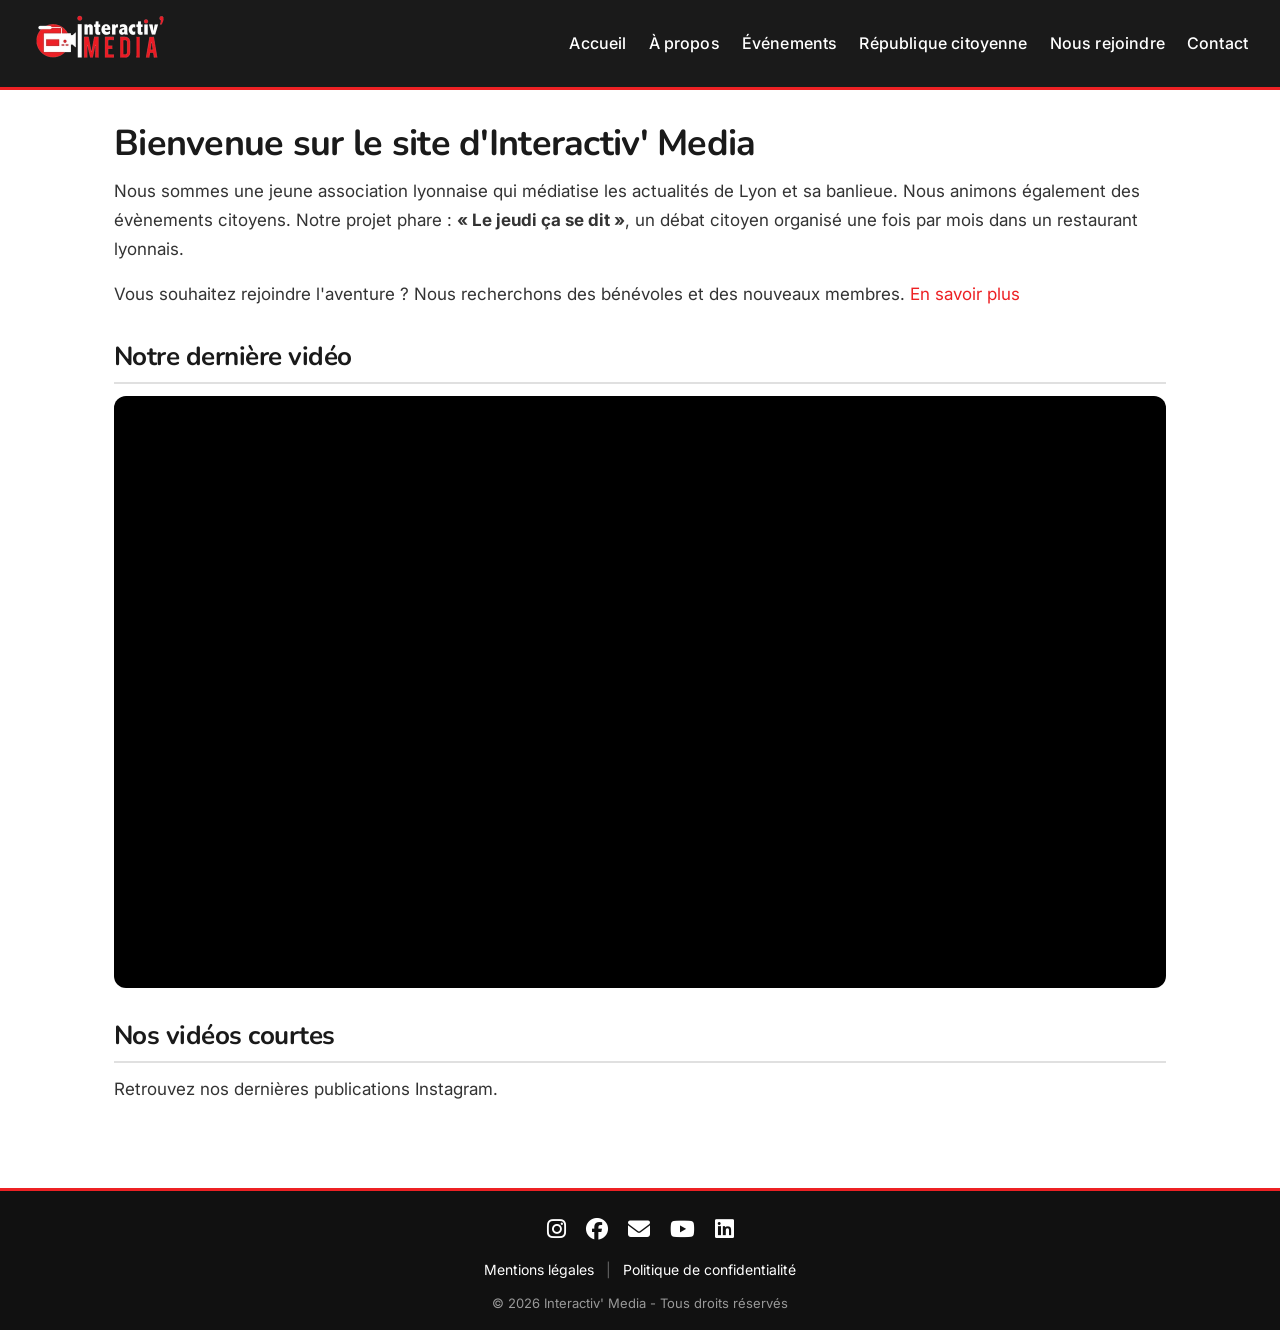
<file: index.html>
<!DOCTYPE html>
<html lang="fr">
	<head>
		<meta charset="UTF-8">
	<link rel="icon" type="image/png" href="images/logo2.webp">
		<meta name="viewport" content="width=device-width, initial-scale=1.0">
		<meta name="description" content="Interactiv' Media – Association citoyenne lyonnaise. Découvrez nos débats « Le jeudi ça se dit », nos événements, notre quiz interactif et comment nous rejoindre.">
		<title>Accueil - Interactiv' Media</title>
		<link rel="stylesheet" href="styles/style.css">
		<!-- Lien Font Awesome pour les logos des réseaux sociaux -->
		<link rel="stylesheet" href="https://cdnjs.cloudflare.com/ajax/libs/font-awesome/6.5.1/css/all.min.css" media="print" onload="this.media='all'"><noscript><link rel="stylesheet" href="https://cdnjs.cloudflare.com/ajax/libs/font-awesome/6.5.1/css/all.min.css"></noscript>
		<script src="scripts/health-check.js" defer></script>
		<script src="scripts/nav.js" defer></script>
		<script src="scripts/evenements.js" defer></script>
	</head>

	<body>
		<header>
		<a href="accueil.html"><img src="images/logo.webp" alt="Logo Interactiv' Media" style="height:50px; width:auto;"></a>
		<button class="menu-toggle" aria-label="Menu" aria-expanded="false" onclick="this.classList.toggle('open');this.setAttribute('aria-expanded',this.classList.contains('open'));document.querySelector('nav').classList.toggle('open')">
        <span></span><span></span><span></span>
    </button>
    <nav>
			<ul class="menu">
				<li><a href="accueil.html">Accueil</a></li>
				<li><a href="apropos.html">À propos</a></li>
				<li><a href="evenements.html">Événements</a></li>
				<li><a href="republique-citoyenne.html">République citoyenne</a></li>
				<li><a href="recrutement.html">Nous rejoindre</a></li>
				<li><a href="contact.html">Contact</a></li>
			</ul>
		</nav>
	</header>

		<main>
		<section>
			<h1>Bienvenue sur le site d'Interactiv' Media</h1>
				<p>Nous sommes une jeune association lyonnaise qui médiatise les actualités de Lyon et sa banlieue. Nous animons également des évènements citoyens. Notre projet phare : <strong>« Le jeudi ça se dit »</strong>, un débat citoyen organisé une fois par mois dans un restaurant lyonnais.</p>
				<p id="prochain-evenement"></p>
				<p>Vous souhaitez rejoindre l'aventure ? Nous recherchons des bénévoles et des nouveaux membres. <a href="recrutement.html">En savoir plus</a></p>
			</section>
		<section>
			<h2>Notre dernière vidéo</h2>
			<div class="video-wrapper">
			<iframe width="560" height="315" src="https://www.youtube.com/embed/YZy8icW-LYQ?si=NX67L9b6qxYhnsod" title="YouTube video player" frameborder="0" allow="accelerometer; autoplay; clipboard-write; encrypted-media; gyroscope; picture-in-picture; web-share" referrerpolicy="strict-origin-when-cross-origin" allowfullscreen></iframe>
			</div>
		</section>
		<section>
		<h2>Nos vidéos courtes</h2>
<p>Retrouvez nos dernières publications Instagram.</p>
<div style="display:flex; flex-wrap:wrap; gap:20px; justify-content:center; margin-top:20px;">
    <blockquote class="instagram-media" data-instgrm-permalink="https://www.instagram.com/reel/DMm3xz9NNxU/" data-instgrm-version="14" style="max-width:320px; min-width:280px; width:100%;"></blockquote>
    <blockquote class="instagram-media" data-instgrm-permalink="https://www.instagram.com/reel/DLSg3APN74I/" data-instgrm-version="14" style="max-width:320px; min-width:280px; width:100%;"></blockquote>
    <blockquote class="instagram-media" data-instgrm-permalink="https://www.instagram.com/reel/DKFcXnbNKWH/" data-instgrm-version="14" style="max-width:320px; min-width:280px; width:100%;"></blockquote>
</div>

<script async src="//www.instagram.com/embed.js"></script>
</section>
		</main>

		<footer>
		<div class="footer-content">
			<div class="footer-social">
				<a href="https://www.instagram.com/interactiv.media/" target="_blank" rel="noopener" aria-label="Instagram">
					<i class="fab fa-instagram"></i>
				</a>
				<a href="https://www.facebook.com/profile.php?id=100067852282850" target="_blank" rel="noopener" aria-label="Facebook">
					<i class="fab fa-facebook"></i>
				</a>
				<a href="mailto:interactivcontact@gmail.com" aria-label="Email">
					<i class="fas fa-envelope"></i>
				</a>
				<a href="https://www.youtube.com/@interactivmedia870" target="_blank" rel="noopener" aria-label="YouTube">
					<i class="fab fa-youtube"></i>
				</a>
				<a href="https://www.linkedin.com/in/interactiv-media-a91b14208/" target="_blank" rel="noopener" aria-label="LinkedIn">
					<i class="fab fa-linkedin"></i>
				</a>
			</div>
			<div class="footer-links">
				<a href="mentions-legales.html">Mentions légales</a>
				<span>|</span>
				<a href="politique-confidentialite.html">Politique de confidentialité</a>
			</div>
			<p>© 2026 Interactiv' Media - Tous droits réservés</p>
		</div>
	</footer>

</body>
</html>
</file>
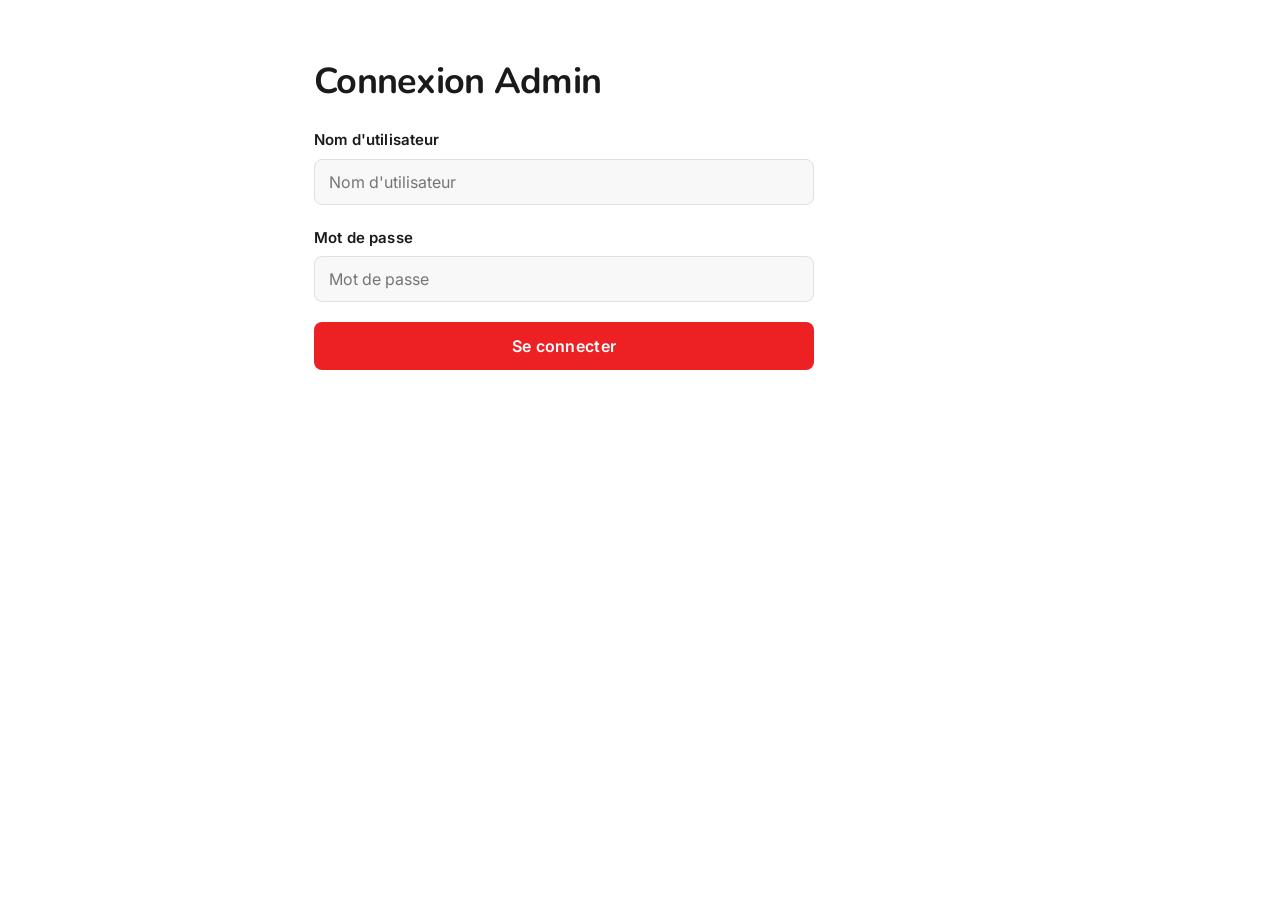
<file: admin_evenements.html>
<!DOCTYPE html>
<html lang="fr">
<head>
    <meta charset="UTF-8">
    <meta name="viewport" content="width=device-width, initial-scale=1.0">
    <title>Admin - Événements</title>
    <link rel="stylesheet" href="styles/style.css">
</head>
<body>
    <main style="max-width: 700px; margin: 60px auto; padding: 0 24px;">

        <div id="loginDiv">
            <h1>Connexion Admin</h1>
            <form>
                <div>
                    <label for="username">Nom d'utilisateur</label>
                    <input type="text" id="username" placeholder="Nom d'utilisateur" autocomplete="username">
                </div>
                <div>
                    <label for="password">Mot de passe</label>
                    <input type="password" id="password" placeholder="Mot de passe" autocomplete="current-password">
                </div>
                <button type="button" id="btnLogin" class="btn">Se connecter</button>
                <div id="errorMsg" class="error" role="alert"></div>
            </form>
        </div>

        <div id="adminDiv" class="hidden">
            <h1>Gestion des événements</h1>

            <div class="section-ajout">
                <h2>Ajouter un événement</h2>
                <div id="feedbackAjout" role="alert"></div>
                <form>
                    <div>
                        <label for="newType">Type</label>
                        <input type="text" id="newType" placeholder="ex : Débat, Projection, Atelier...">
                    </div>
                    <div>
                        <label for="newTitre">Titre *</label>
                        <input type="text" id="newTitre" placeholder="Titre de l'événement">
                    </div>
                    <div>
                        <label for="newDate">Date *</label>
                        <input type="date" id="newDate">
                    </div>
                    <div>
                        <label for="newLieu">Lieu</label>
                        <input type="text" id="newLieu" placeholder="ex : Restaurant Le Zinc, Lyon">
                    </div>
                    <div>
                        <label for="newDescription">Description *</label>
                        <textarea id="newDescription" placeholder="Description" rows="3"></textarea>
                    </div>
                    <button type="button" id="btnAjouter" class="btn-ajouter">Ajouter</button>
                </form>
            </div>

            <h2>Liste des événements</h2>
            <div id="feedbackListe" role="alert"></div>
            <div id="evenementsList"></div>

            <button type="button" id="btnDeconnexion" class="btn-deconnexion">Déconnexion</button>
        </div>

    </main>

    <script src="scripts/admin-evenements.js" defer></script>
</body>
</html>
</file>
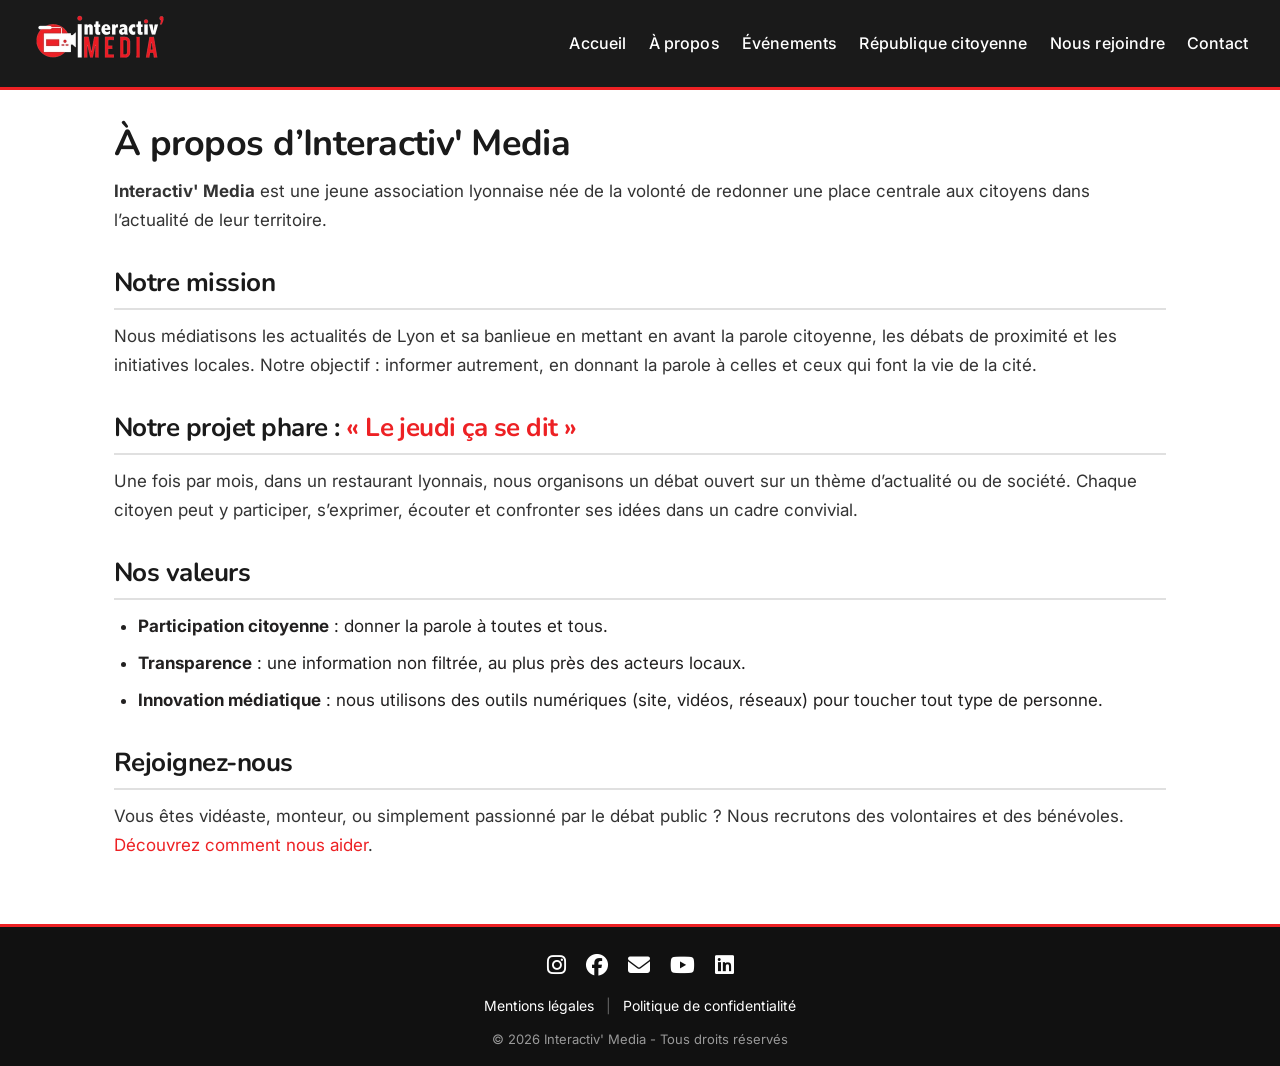
<file: apropos.html>
<!DOCTYPE html>
<html lang="fr">
	<head>
		<meta charset="UTF-8">
	<link rel="icon" type="image/png" href="images/logo2.webp">
		<meta name="viewport" content="width=device-width, initial-scale=1.0">
		<meta name="description" content="Découvrez l'association Interactiv' Media : mission, projet phare « Le jeudi ça se dit », valeurs citoyennes et recrutement de bénévoles.">
		<title>À propos - Interactiv' Media</title>
		<link rel="stylesheet" href="styles/style.css">
		<script src="scripts/nav.js" defer></script>
		<script src="scripts/health-check.js" defer></script>
		<!-- Lien Font Awesome pour les logos des réseaux sociaux -->
		<link rel="stylesheet" href="https://cdnjs.cloudflare.com/ajax/libs/font-awesome/6.5.1/css/all.min.css" media="print" onload="this.media='all'"><noscript><link rel="stylesheet" href="https://cdnjs.cloudflare.com/ajax/libs/font-awesome/6.5.1/css/all.min.css"></noscript>
	</head>

	<body>
		<header>
		<a href="accueil.html"><img src="images/logo.webp" alt="Logo Interactiv' Media" style="height:50px; width:auto;"></a>
		<button class="menu-toggle" aria-label="Menu" aria-expanded="false">
        <span></span><span></span><span></span>
    </button>
    <nav>
			<ul class="menu">
				<li><a href="accueil.html">Accueil</a></li>
				<li><a href="apropos.html">À propos</a></li>
				<li><a href="evenements.html">Événements</a></li>
				<li><a href="republique-citoyenne.html">République citoyenne</a></li>
				<li><a href="recrutement.html">Nous rejoindre</a></li>
				<li><a href="contact.html">Contact</a></li>
			</ul>
		</nav>
	</header>

		<main>
			<section>
				<h1>À propos d’Interactiv' Media</h1>
				<p><strong>Interactiv' Media</strong> est une jeune association lyonnaise née de la volonté de redonner une place centrale aux citoyens dans l’actualité de leur territoire.</p>
				
				<h2>Notre mission</h2>
				<p>Nous médiatisons les actualités de Lyon et sa banlieue en mettant en avant la parole citoyenne, les débats de proximité et les initiatives locales. Notre objectif : informer autrement, en donnant la parole à celles et ceux qui font la vie de la cité.</p>
				
				<h2>Notre projet phare : <a href="evenements.html">« Le jeudi ça se dit »</a></h2>
				<p>Une fois par mois, dans un restaurant lyonnais, nous organisons un débat ouvert sur un thème d’actualité ou de société. Chaque citoyen peut y participer, s’exprimer, écouter et confronter ses idées dans un cadre convivial.</p>
				
				<h2>Nos valeurs</h2>
				<ul>
					<li><strong>Participation citoyenne</strong> : donner la parole à toutes et tous.</li>
					<li><strong>Transparence</strong> : une information non filtrée, au plus près des acteurs locaux.</li>
					<li><strong>Innovation médiatique</strong> : nous utilisons des outils numériques (site, vidéos, réseaux) pour toucher tout type de personne.</li>
				</ul>
				
				<h2>Rejoignez-nous</h2>
				<p>Vous êtes vidéaste, monteur, ou simplement passionné par le débat public ? Nous recrutons des volontaires et des bénévoles. <a href="recrutement.html">Découvrez comment nous aider</a>.</p>
			</section>
		</main>

		<footer>
		<div class="footer-content">
			<div class="footer-social">
				<a href="https://www.instagram.com/interactiv.media/" target="_blank" rel="noopener" aria-label="Instagram">
					<i class="fab fa-instagram"></i>
				</a>
				<a href="https://www.facebook.com/profile.php?id=100067852282850" target="_blank" rel="noopener" aria-label="Facebook">
					<i class="fab fa-facebook"></i>
				</a>
				<a href="mailto:interactivcontact@gmail.com" aria-label="Email">
					<i class="fas fa-envelope"></i>
				</a>
				<a href="https://www.youtube.com/@interactivmedia870" target="_blank" rel="noopener" aria-label="YouTube">
					<i class="fab fa-youtube"></i>
				</a>
				<a href="https://www.linkedin.com/in/interactiv-media-a91b14208/" target="_blank" rel="noopener" aria-label="LinkedIn">
					<i class="fab fa-linkedin"></i>
				</a>
			</div>
			<div class="footer-links">
				<a href="mentions-legales.html">Mentions légales</a>
				<span>|</span>
				<a href="politique-confidentialite.html">Politique de confidentialité</a>
			</div>
			<p>© 2026 Interactiv' Media - Tous droits réservés</p>
		</div>
	</footer>
</body>
</html>
</file>
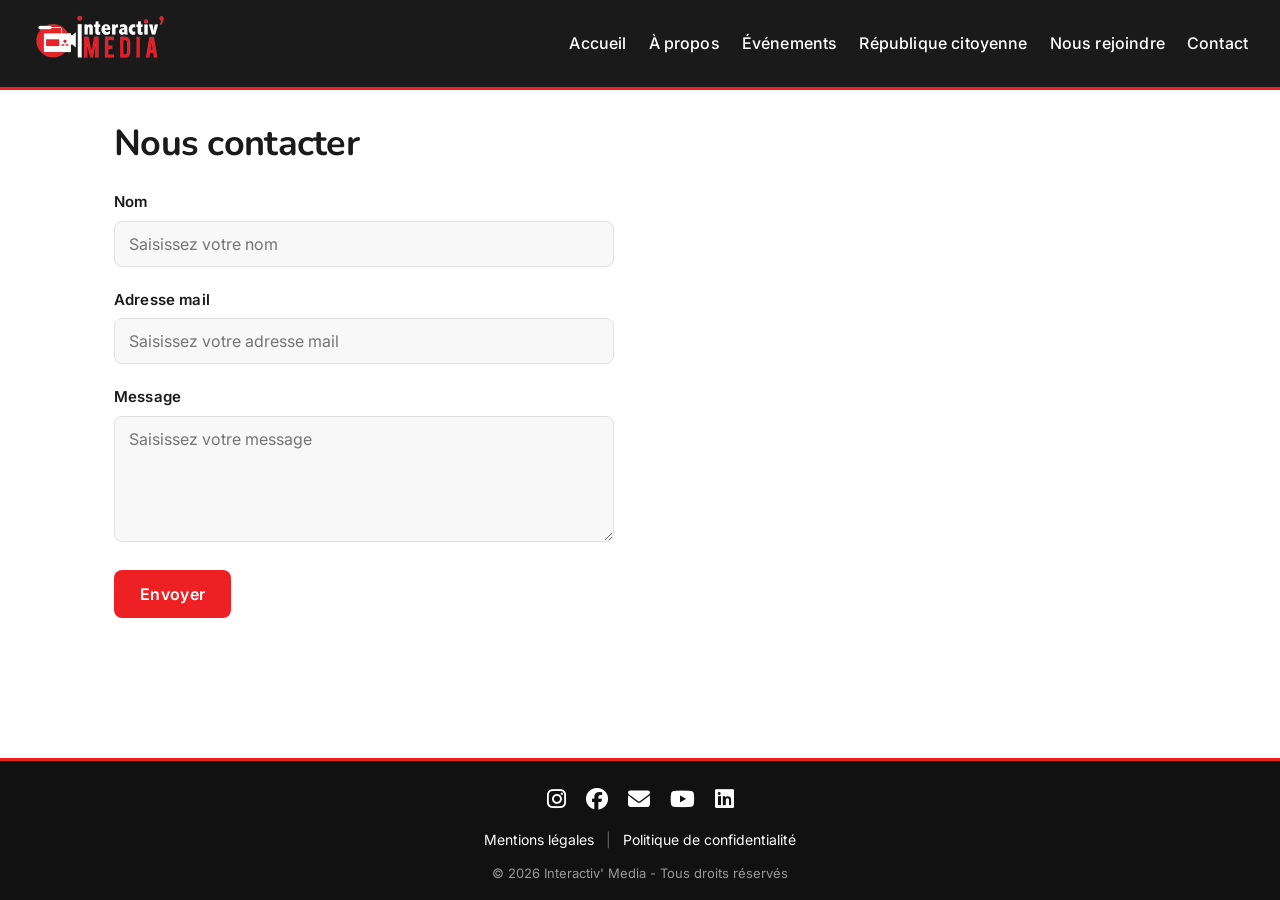
<file: contact.html>
<!DOCTYPE html>
<html lang="fr">
	<head>
		<meta charset="UTF-8">
	<link rel="icon" type="image/png" href="images/logo2.webp">
		<meta name="viewport" content="width=device-width, initial-scale=1.0">
		<meta name="description" content="Contactez l'association Interactiv' Media par formulaire, retrouvez nos réseaux sociaux et notre adresse.">
		<title>Contact - Interactiv' Media</title>
		<link rel="stylesheet" href="styles/style.css">
		<script src="scripts/health-check.js" defer></script>
		<!-- Lien Font Awesome pour les logos des réseaux sociaux -->
		<link rel="stylesheet" href="https://cdnjs.cloudflare.com/ajax/libs/font-awesome/6.5.1/css/all.min.css" media="print" onload="this.media='all'"><noscript><link rel="stylesheet" href="https://cdnjs.cloudflare.com/ajax/libs/font-awesome/6.5.1/css/all.min.css"></noscript>
<script src="scripts/nav.js" defer></script>
	</head>

	<body>
		<header>
		<a href="accueil.html"><img src="images/logo.webp" alt="Logo Interactiv' Media" style="height:50px; width:auto;"></a>
		<button class="menu-toggle" aria-label="Menu" aria-expanded="false">
        <span></span><span></span><span></span>
    </button>
    <nav>
			<ul class="menu">
				<li><a href="accueil.html">Accueil</a></li>
				<li><a href="apropos.html">À propos</a></li>
				<li><a href="evenements.html">Événements</a></li>
				<li><a href="republique-citoyenne.html">République citoyenne</a></li>
				<li><a href="recrutement.html">Nous rejoindre</a></li>
				<li><a href="contact.html">Contact</a></li>
			</ul>
		</nav>
	</header>

		<main>
			<section>
				<h1>Nous contacter</h1>
				
				<form action="https://formspree.io/f/xbdbbdqg" method="POST">
					<div>
						<label for="nom">Nom</label>
						<input type="text" id="nom" name="nom" placeholder="Saisissez votre nom" required>
					</div>
					<div>
						<label for="email">Adresse mail</label>
						<input type="email" id="email" name="email" placeholder="Saisissez votre adresse mail" required>
					</div>
					<div>
						<label for="message">Message</label>
						<textarea id="message" name="message" rows="5" placeholder="Saisissez votre message" required></textarea>
					</div>
					<button type="submit" class="btn">Envoyer</button>
				</form>
			</section>
		</main>
<footer>
		<div class="footer-content">
			<div class="footer-social">
				<a href="https://www.instagram.com/interactiv.media/" target="_blank" rel="noopener" aria-label="Instagram">
					<i class="fab fa-instagram"></i>
				</a>
				<a href="https://www.facebook.com/profile.php?id=100067852282850" target="_blank" rel="noopener" aria-label="Facebook">
					<i class="fab fa-facebook"></i>
				</a>
				<a href="mailto:interactivcontact@gmail.com" aria-label="Email">
					<i class="fas fa-envelope"></i>
				</a>
				<a href="https://www.youtube.com/@interactivmedia870" target="_blank" rel="noopener" aria-label="YouTube">
					<i class="fab fa-youtube"></i>
				</a>
				<a href="https://www.linkedin.com/in/interactiv-media-a91b14208/" target="_blank" rel="noopener" aria-label="LinkedIn">
					<i class="fab fa-linkedin"></i>
				</a>
			</div>
			<div class="footer-links">
				<a href="mentions-legales.html">Mentions légales</a>
				<span>|</span>
				<a href="politique-confidentialite.html">Politique de confidentialité</a>
			</div>
			<p>© 2026 Interactiv' Media - Tous droits réservés</p>
		</div>
	</footer>
	</body>
</html>
</file>
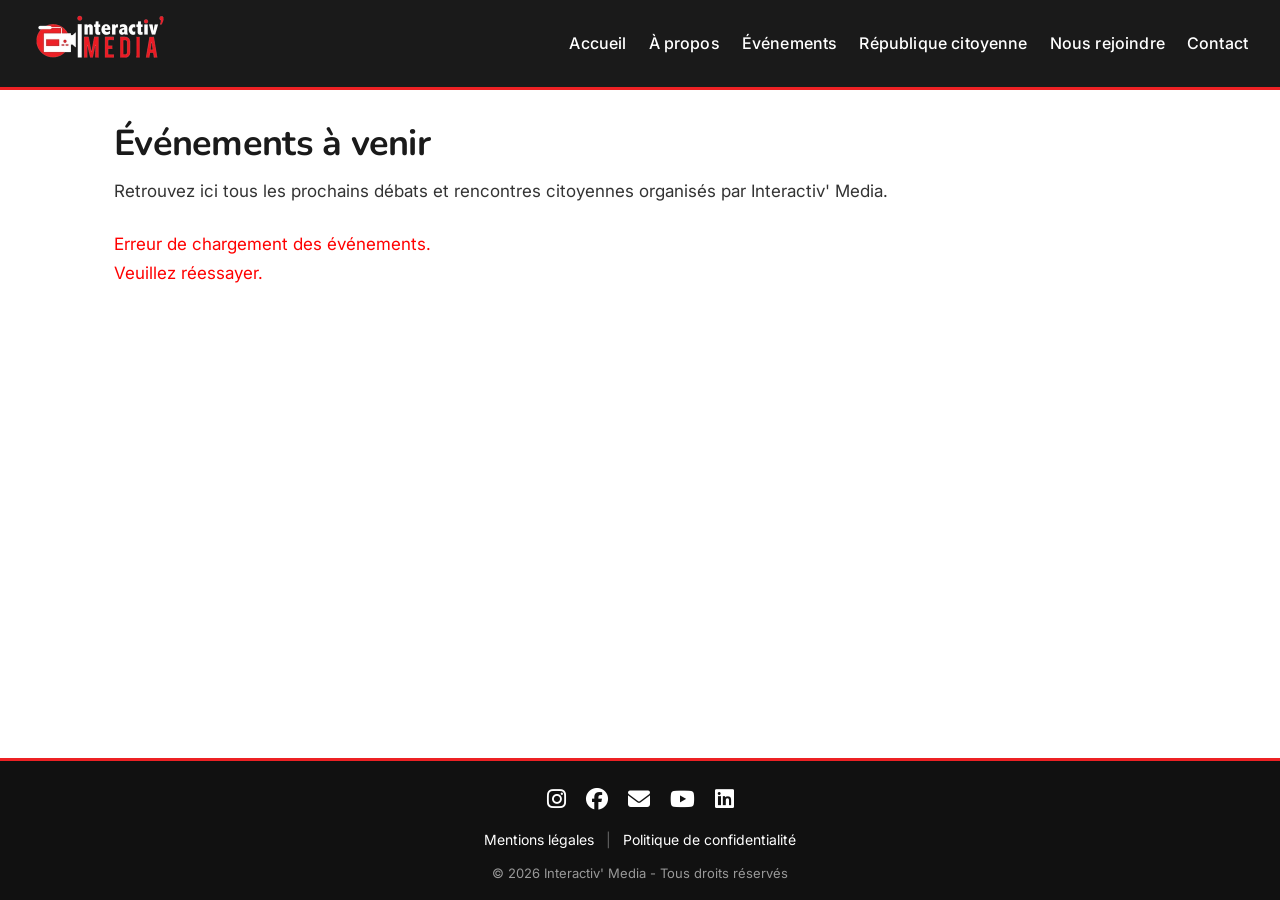
<file: evenements.html>
<!DOCTYPE html>
<html lang="fr">
<head>
    <meta charset="UTF-8">
	<link rel="icon" type="image/png" href="images/logo2.webp">
    <meta name="viewport" content="width=device-width, initial-scale=1.0">
    <meta name="description" content="Retrouvez tous les événements à venir d'Interactiv' Media : débats citoyens, dates, lieux et thèmes. Participez aux rencontres.">
    <title>Événements - Interactiv' Media</title>
    <link rel="stylesheet" href="styles/style.css">

    <!-- Réveille le service Render dès le chargement de la page -->
		<script src="scripts/health-check.js" defer></script>
<script src="scripts/nav.js" defer></script>
<script src="scripts/evenements.js" defer></script>
	<!-- Lien Font Awesome pour les logos des réseaux sociaux -->
		<link rel="stylesheet" href="https://cdnjs.cloudflare.com/ajax/libs/font-awesome/6.5.1/css/all.min.css" media="print" onload="this.media='all'"><noscript><link rel="stylesheet" href="https://cdnjs.cloudflare.com/ajax/libs/font-awesome/6.5.1/css/all.min.css"></noscript>

	</head>
<body>
    <header>
		<a href="accueil.html"><img src="images/logo.webp" alt="Logo Interactiv' Media" style="height:50px; width:auto;"></a>
		<button class="menu-toggle" aria-label="Menu" aria-expanded="false">
        <span></span><span></span><span></span>
    </button>
    <nav>
			<ul class="menu">
				<li><a href="accueil.html">Accueil</a></li>
				<li><a href="apropos.html">À propos</a></li>
				<li><a href="evenements.html">Événements</a></li>
				<li><a href="republique-citoyenne.html">République citoyenne</a></li>
				<li><a href="recrutement.html">Nous rejoindre</a></li>
				<li><a href="contact.html">Contact</a></li>
			</ul>
		</nav>
	</header>

    <main>
        <section>
            <h1>Événements à venir</h1>
            <p>Retrouvez ici tous les prochains débats et rencontres citoyennes organisés par Interactiv' Media.</p>

            <div id="events-container" class="events-grid">
                <div class="loading">Chargement des événements...</div>
            </div>
        </section>
    </main>

    <footer>
		<div class="footer-content">
			<div class="footer-social">
				<a href="https://www.instagram.com/interactiv.media/" target="_blank" rel="noopener" aria-label="Instagram">
					<i class="fab fa-instagram"></i>
				</a>
				<a href="https://www.facebook.com/profile.php?id=100067852282850" target="_blank" rel="noopener" aria-label="Facebook">
					<i class="fab fa-facebook"></i>
				</a>
				<a href="mailto:interactivcontact@gmail.com" aria-label="Email">
					<i class="fas fa-envelope"></i>
				</a>
				<a href="https://www.youtube.com/@interactivmedia870" target="_blank" rel="noopener" aria-label="YouTube">
					<i class="fab fa-youtube"></i>
				</a>
				<a href="https://www.linkedin.com/in/interactiv-media-a91b14208/" target="_blank" rel="noopener" aria-label="LinkedIn">
					<i class="fab fa-linkedin"></i>
				</a>
			</div>
			<div class="footer-links">
				<a href="mentions-legales.html">Mentions légales</a>
				<span>|</span>
				<a href="politique-confidentialite.html">Politique de confidentialité</a>
			</div>
			<p>© 2026 Interactiv' Media - Tous droits réservés</p>
		</div>
	</footer>
</body>
</html>
</file>
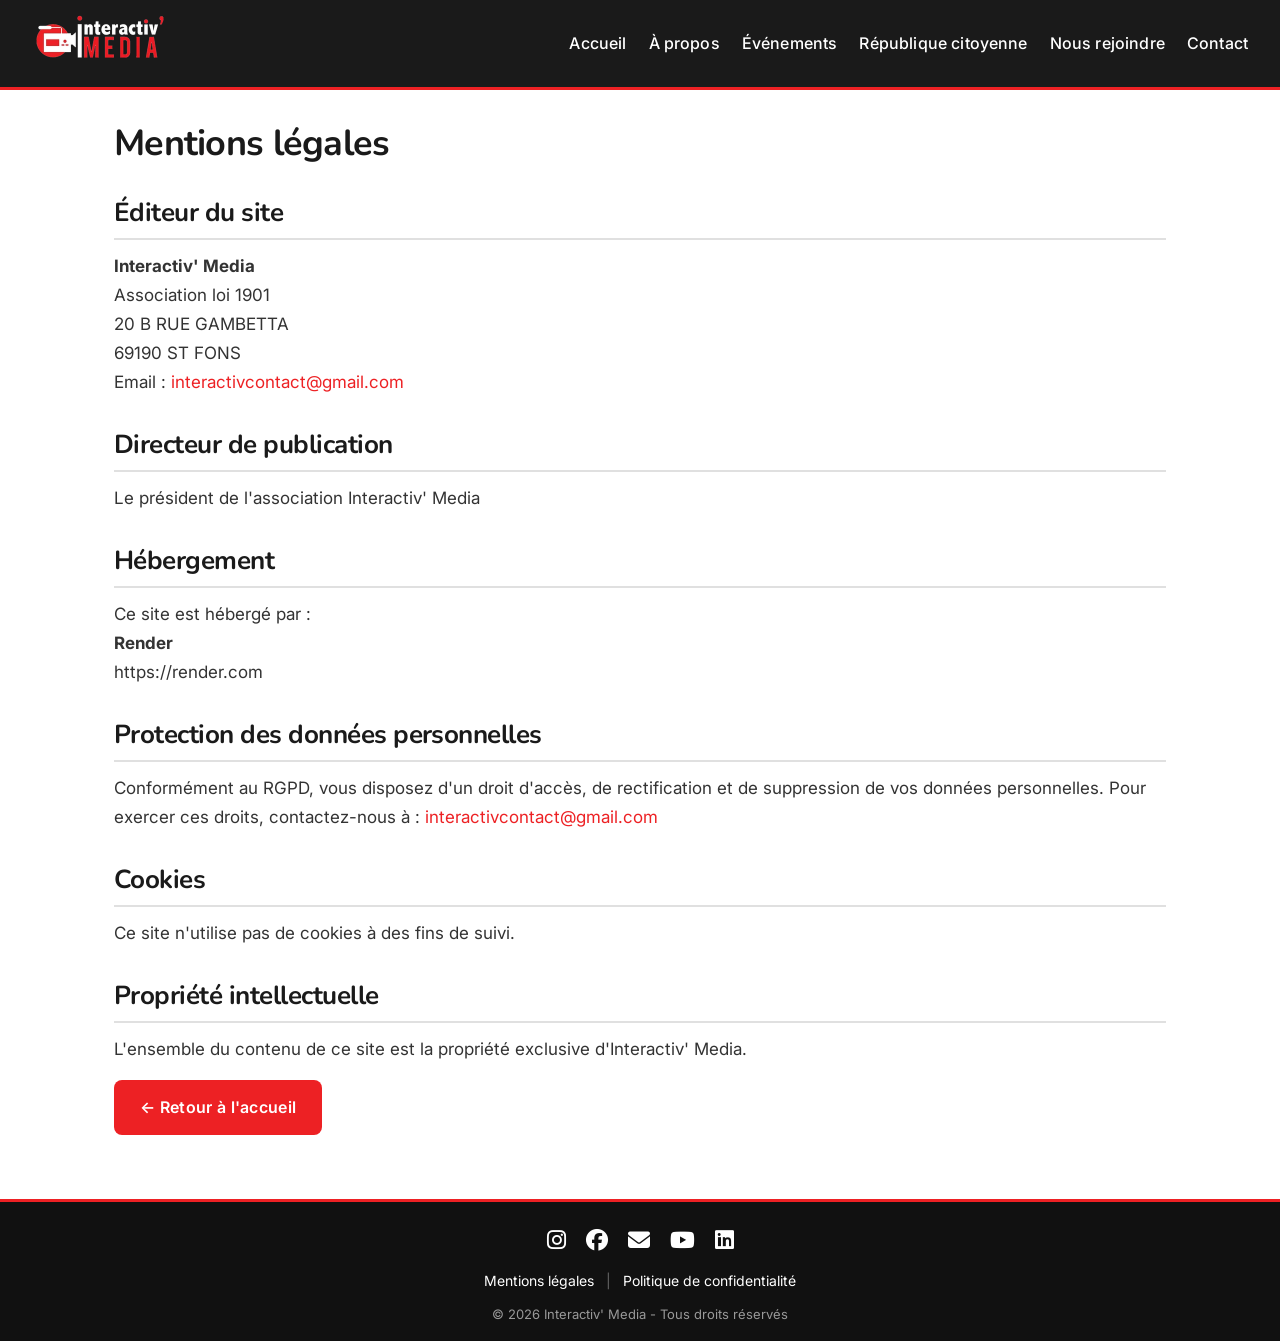
<file: mentions-legales.html>
<!DOCTYPE html>
<html lang="fr">
<head>
    <meta charset="UTF-8">
	<link rel="icon" type="image/png" href="images/logo2.webp">
    <meta name="viewport" content="width=device-width, initial-scale=1.0">
    <title>Mentions légales - Interactiv' Media</title>
    <link rel="stylesheet" href="styles/style.css">
    <link rel="stylesheet" href="https://cdnjs.cloudflare.com/ajax/libs/font-awesome/6.5.1/css/all.min.css" media="print" onload="this.media='all'"><noscript><link rel="stylesheet" href="https://cdnjs.cloudflare.com/ajax/libs/font-awesome/6.5.1/css/all.min.css"></noscript>
<script src="scripts/nav.js" defer></script>
<script src="scripts/health-check.js" defer></script>
</head>
<body>
    <header>
		<a href="accueil.html"><img src="images/logo.webp" alt="Logo Interactiv' Media" style="height:50px; width:auto;"></a>
		<button class="menu-toggle" aria-label="Menu" aria-expanded="false">
        <span></span><span></span><span></span>
    </button>
    <nav>
			<ul class="menu">
				<li><a href="accueil.html">Accueil</a></li>
				<li><a href="apropos.html">À propos</a></li>
				<li><a href="evenements.html">Événements</a></li>
				<li><a href="republique-citoyenne.html">République citoyenne</a></li>
				<li><a href="recrutement.html">Nous rejoindre</a></li>
				<li><a href="contact.html">Contact</a></li>
			</ul>
		</nav>
	</header>

    <main>
        <section>
            <h1>Mentions légales</h1>
            
            <h2>Éditeur du site</h2>
            <p><strong>Interactiv' Media</strong><br>
            Association loi 1901<br>
            20 B RUE GAMBETTA<br>
            69190 ST FONS<br>
            Email : <a href="mailto:interactivcontact@gmail.com">interactivcontact@gmail.com</a></p>

            <h2>Directeur de publication</h2>
            <p>Le président de l'association Interactiv' Media</p>

            <h2>Hébergement</h2>
            <p>Ce site est hébergé par :<br>
            <strong>Render</strong><br>
            https://render.com</p>

            <h2>Protection des données personnelles</h2>
            <p>Conformément au RGPD, vous disposez d'un droit d'accès, de rectification et de suppression de vos données personnelles. Pour exercer ces droits, contactez-nous à : <a href="mailto:interactivcontact@gmail.com">interactivcontact@gmail.com</a></p>

            <h2>Cookies</h2>
            <p>Ce site n'utilise pas de cookies à des fins de suivi.</p>

            <h2>Propriété intellectuelle</h2>
            <p>L'ensemble du contenu de ce site est la propriété exclusive d'Interactiv' Media.</p>
            
            <p><a href="accueil.html" class="btn">← Retour à l'accueil</a></p>
        </section>
    </main>

    <footer>
		<div class="footer-content">
			<div class="footer-social">
				<a href="https://www.instagram.com/interactiv.media/" target="_blank" rel="noopener" aria-label="Instagram">
					<i class="fab fa-instagram"></i>
				</a>
				<a href="https://www.facebook.com/profile.php?id=100067852282850" target="_blank" rel="noopener" aria-label="Facebook">
					<i class="fab fa-facebook"></i>
				</a>
				<a href="mailto:interactivcontact@gmail.com" aria-label="Email">
					<i class="fas fa-envelope"></i>
				</a>
				<a href="https://www.youtube.com/@interactivmedia870" target="_blank" rel="noopener" aria-label="YouTube">
					<i class="fab fa-youtube"></i>
				</a>
				<a href="https://www.linkedin.com/in/interactiv-media-a91b14208/" target="_blank" rel="noopener" aria-label="LinkedIn">
					<i class="fab fa-linkedin"></i>
				</a>
			</div>
			<div class="footer-links">
				<a href="mentions-legales.html">Mentions légales</a>
				<span>|</span>
				<a href="politique-confidentialite.html">Politique de confidentialité</a>
			</div>
			<p>© 2026 Interactiv' Media - Tous droits réservés</p>
		</div>
	</footer>
</body>
</html>
</file>
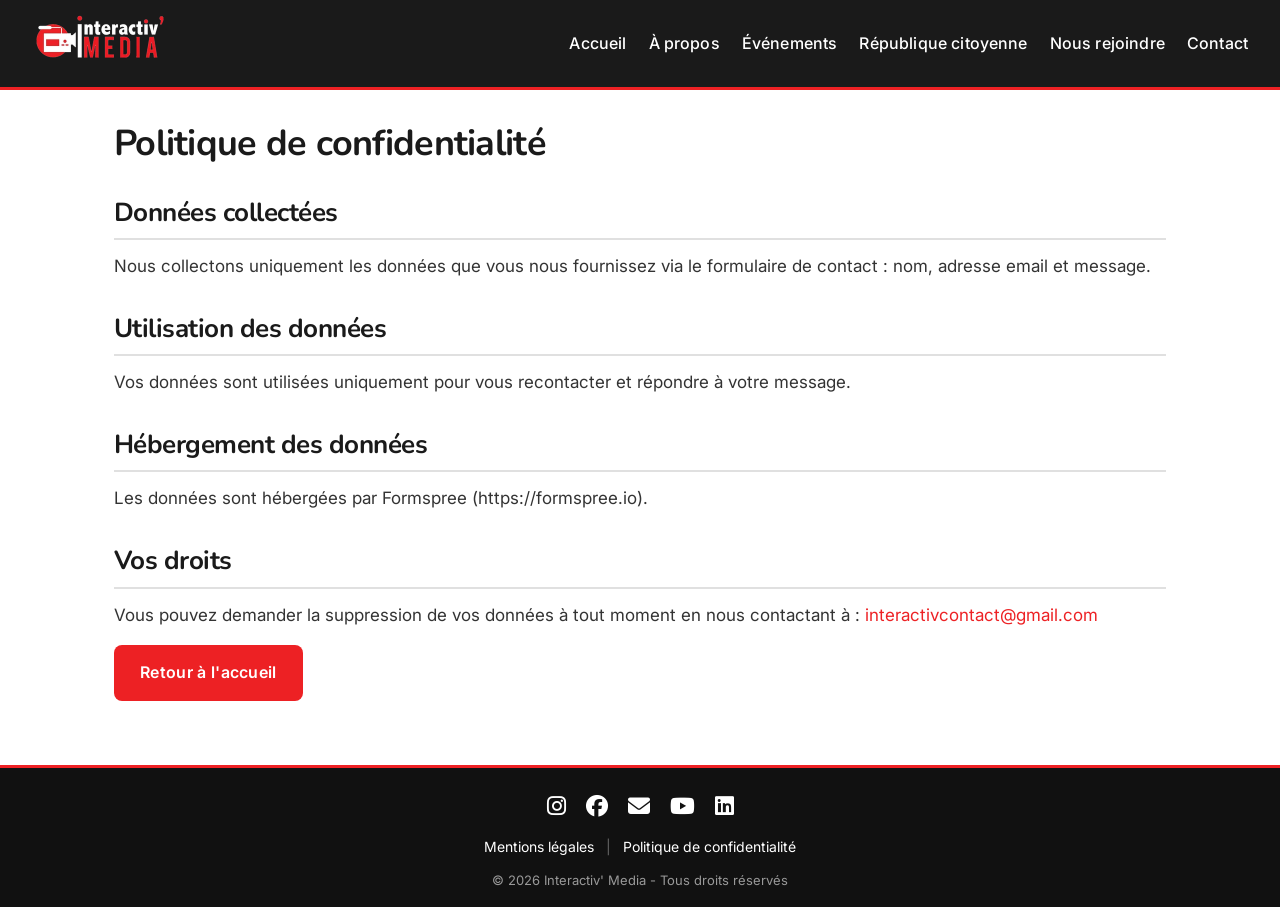
<file: politique-confidentialite.html>
<!DOCTYPE html>
<html lang="fr">
<head>
    <meta charset="UTF-8">
	<link rel="icon" type="image/png" href="images/logo2.webp">
    <meta name="viewport" content="width=device-width, initial-scale=1.0">
    <title>Politique de confidentialité - Interactiv' Media</title>
    <link rel="stylesheet" href="styles/style.css">
    <link rel="stylesheet" href="https://cdnjs.cloudflare.com/ajax/libs/font-awesome/6.5.1/css/all.min.css" media="print" onload="this.media='all'"><noscript><link rel="stylesheet" href="https://cdnjs.cloudflare.com/ajax/libs/font-awesome/6.5.1/css/all.min.css"></noscript>
<script src="scripts/nav.js" defer></script>
<script src="scripts/health-check.js" defer></script>
</head>
<body>
    <header>
		<a href="accueil.html"><img src="images/logo.webp" alt="Logo Interactiv' Media" style="height:50px; width:auto;"></a>
		<button class="menu-toggle" aria-label="Menu" aria-expanded="false">
        <span></span><span></span><span></span>
    </button>
    <nav>
			<ul class="menu">
				<li><a href="accueil.html">Accueil</a></li>
				<li><a href="apropos.html">À propos</a></li>
				<li><a href="evenements.html">Événements</a></li>
				<li><a href="republique-citoyenne.html">République citoyenne</a></li>
				<li><a href="recrutement.html">Nous rejoindre</a></li>
				<li><a href="contact.html">Contact</a></li>
			</ul>
		</nav>
	</header>

    <main>
        <section>
            <h1>Politique de confidentialité</h1>
            
            <h2>Données collectées</h2>
            <p>Nous collectons uniquement les données que vous nous fournissez via le formulaire de contact : nom, adresse email et message.</p>

            <h2>Utilisation des données</h2>
            <p>Vos données sont utilisées uniquement pour vous recontacter et répondre à votre message.</p>

            <h2>Hébergement des données</h2>
            <p>Les données sont hébergées par Formspree (https://formspree.io).</p>

            <h2>Vos droits</h2>
            <p>Vous pouvez demander la suppression de vos données à tout moment en nous contactant à : <a href="mailto:interactivcontact@gmail.com">interactivcontact@gmail.com</a></p>
            
            <p><a href="accueil.html" class="btn">Retour à l'accueil</a></p>
        </section>
    </main>

    <footer>
		<div class="footer-content">
			<div class="footer-social">
				<a href="https://www.instagram.com/interactiv.media/" target="_blank" rel="noopener" aria-label="Instagram">
					<i class="fab fa-instagram"></i>
				</a>
				<a href="https://www.facebook.com/profile.php?id=100067852282850" target="_blank" rel="noopener" aria-label="Facebook">
					<i class="fab fa-facebook"></i>
				</a>
				<a href="mailto:interactivcontact@gmail.com" aria-label="Email">
					<i class="fas fa-envelope"></i>
				</a>
				<a href="https://www.youtube.com/@interactivmedia870" target="_blank" rel="noopener" aria-label="YouTube">
					<i class="fab fa-youtube"></i>
				</a>
				<a href="https://www.linkedin.com/in/interactiv-media-a91b14208/" target="_blank" rel="noopener" aria-label="LinkedIn">
					<i class="fab fa-linkedin"></i>
				</a>
			</div>
			<div class="footer-links">
				<a href="mentions-legales.html">Mentions légales</a>
				<span>|</span>
				<a href="politique-confidentialite.html">Politique de confidentialité</a>
			</div>
			<p>© 2026 Interactiv' Media - Tous droits réservés</p>
		</div>
	</footer>
</body>
</html>
</file>
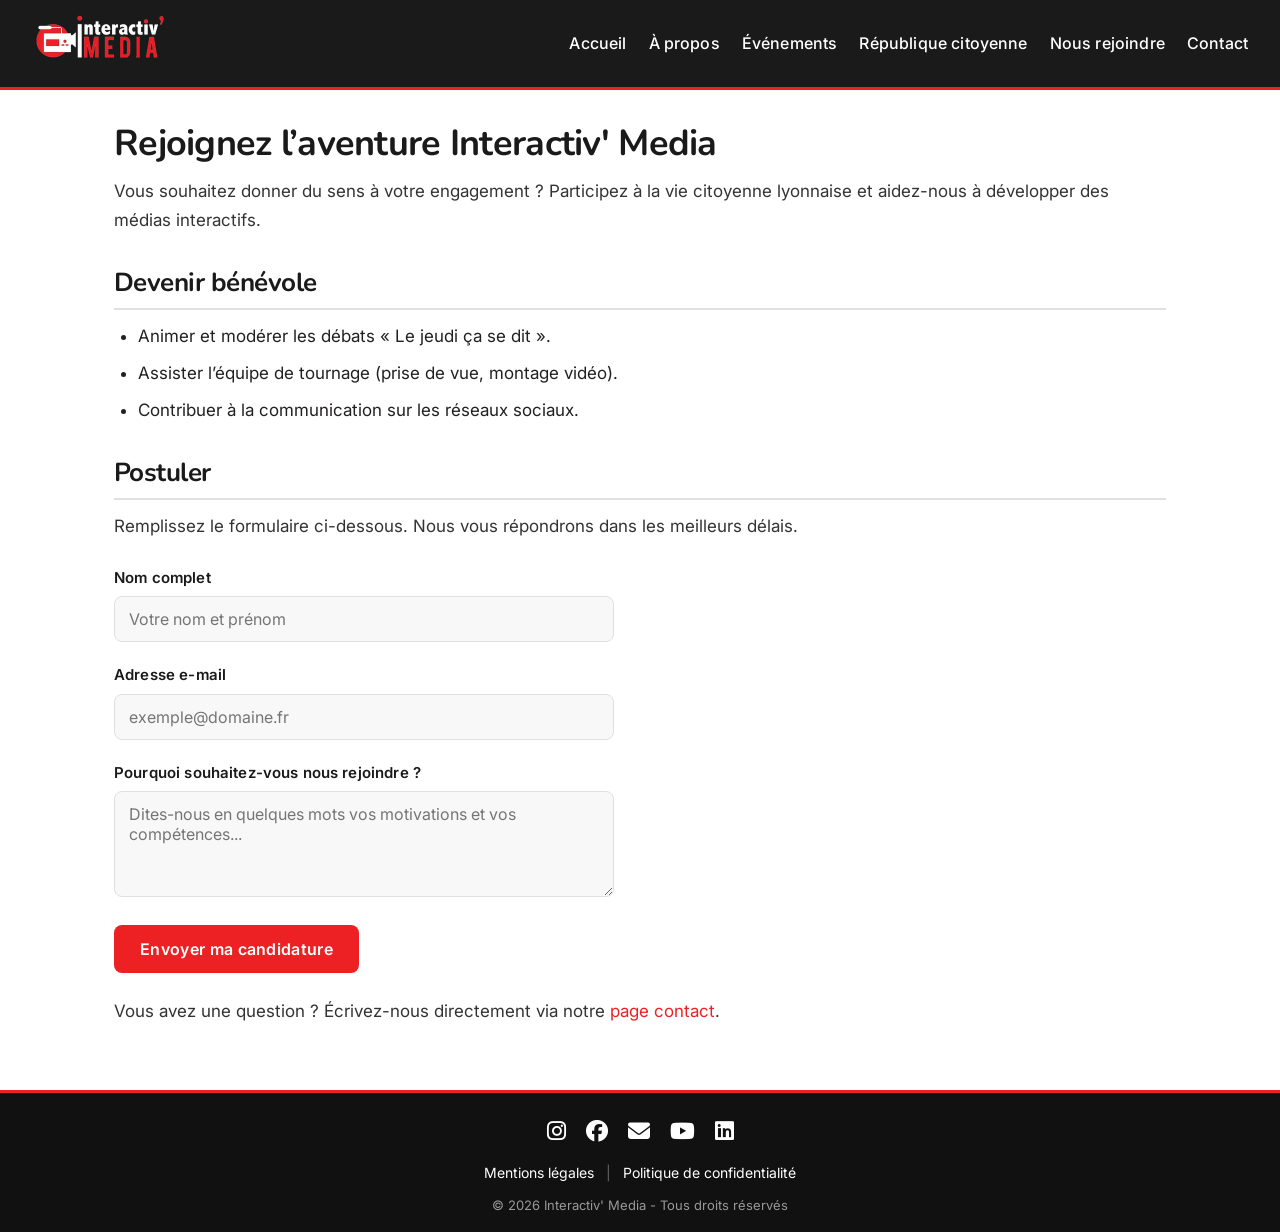
<file: recrutement.html>
<!DOCTYPE html>
<html lang="fr">
<head>
    <meta charset="UTF-8">
	<link rel="icon" type="image/png" href="images/logo2.webp">
    <meta name="viewport" content="width=device-width, initial-scale=1.0">
    <meta name="description" content="Rejoignez l'association Interactiv' Media : bénévole ou service civique, participez aux débats citoyens et à la production médiatique.">
    <title>Recrutement - Interactiv' Media</title>
    <link rel="stylesheet" href="styles/style.css">
	<!-- Lien Font Awesome pour les logos des réseaux sociaux -->
		<link rel="stylesheet" href="https://cdnjs.cloudflare.com/ajax/libs/font-awesome/6.5.1/css/all.min.css" media="print" onload="this.media='all'"><noscript><link rel="stylesheet" href="https://cdnjs.cloudflare.com/ajax/libs/font-awesome/6.5.1/css/all.min.css"></noscript>
<script src="scripts/nav.js" defer></script>
	<script src="scripts/health-check.js" defer></script>
	</head>

<body>
    <header>
		<a href="accueil.html"><img src="images/logo.webp" alt="Logo Interactiv' Media" style="height:50px; width:auto;"></a>
		<button class="menu-toggle" aria-label="Menu" aria-expanded="false">
        <span></span><span></span><span></span>
    </button>
    <nav>
			<ul class="menu">
				<li><a href="accueil.html">Accueil</a></li>
				<li><a href="apropos.html">À propos</a></li>
				<li><a href="evenements.html">Événements</a></li>
				<li><a href="republique-citoyenne.html">République citoyenne</a></li>
				<li><a href="recrutement.html">Nous rejoindre</a></li>
				<li><a href="contact.html">Contact</a></li>
			</ul>
		</nav>
	</header>

    <main>
        <section>
            <h1>Rejoignez l’aventure Interactiv' Media</h1>
            <p>Vous souhaitez donner du sens à votre engagement ? Participez à la vie citoyenne lyonnaise et aidez-nous à développer des médias interactifs.</p>

            <h2>Devenir bénévole</h2>
            <ul>
                <li>Animer et modérer les débats « Le jeudi ça se dit ».</li>
                <li>Assister l’équipe de tournage (prise de vue, montage vidéo).</li>
                <li>Contribuer à la communication sur les réseaux sociaux.</li>
            </ul>

            <h2>Postuler</h2>
            <p>Remplissez le formulaire ci-dessous. Nous vous répondrons dans les meilleurs délais.</p>

			<form action="https://formspree.io/f/xaqkkqdd" method="POST">
                <div>
                    <label for="nom">Nom complet</label>
                    <input type="text" id="nom" name="nom" placeholder="Votre nom et prénom" required>
                </div>
                <div>
                    <label for="email">Adresse e-mail</label>
                    <input type="email" id="email" name="email" placeholder="exemple@domaine.fr" required>
                </div>
                <div>
                    <label for="motivation">Pourquoi souhaitez-vous nous rejoindre ?</label>
                    <textarea id="motivation" name="motivation" rows="4" placeholder="Dites-nous en quelques mots vos motivations et vos compétences..."></textarea>
                </div>
                <button type="submit" class="btn">Envoyer ma candidature</button>
            </form>

            <p>Vous avez une question ? Écrivez-nous directement via notre <a href="contact.html">page contact</a>.</p>
        </section>
    </main>

    <footer>
		<div class="footer-content">
			<div class="footer-social">
				<a href="https://www.instagram.com/interactiv.media/" target="_blank" rel="noopener" aria-label="Instagram">
					<i class="fab fa-instagram"></i>
				</a>
				<a href="https://www.facebook.com/profile.php?id=100067852282850" target="_blank" rel="noopener" aria-label="Facebook">
					<i class="fab fa-facebook"></i>
				</a>
				<a href="mailto:interactivcontact@gmail.com" aria-label="Email">
					<i class="fas fa-envelope"></i>
				</a>
				<a href="https://www.youtube.com/@interactivmedia870" target="_blank" rel="noopener" aria-label="YouTube">
					<i class="fab fa-youtube"></i>
				</a>
				<a href="https://www.linkedin.com/in/interactiv-media-a91b14208/" target="_blank" rel="noopener" aria-label="LinkedIn">
					<i class="fab fa-linkedin"></i>
				</a>
			</div>
			<div class="footer-links">
				<a href="mentions-legales.html">Mentions légales</a>
				<span>|</span>
				<a href="politique-confidentialite.html">Politique de confidentialité</a>
			</div>
			<p>© 2026 Interactiv' Media - Tous droits réservés</p>
		</div>
	</footer>
</body>
</html>
</file>
<file: styles/style.css>
/* -----------Google Fonts----------- */
@import url('https://fonts.googleapis.com/css2?family=Inter:wght@400;500;600;700&family=Nunito:wght@600;700;800&display=swap');

/* -----------Mise à 0 -----------*/
* {
    margin: 0;
    padding: 0;
    box-sizing: border-box;
}

/* Variables globales */
:root {
    --red: #ED2124;
    --red-dark: #c41e21;
    --dark: #1a1a1a;
    --text: #222020;
    --muted: #555;
    --border: #e0e0e0;
    --bg-soft: #f8f8f8;
    --radius: 8px;
    --radius-lg: 12px;
    --shadow-sm: 0 2px 8px rgba(0,0,0,0.07);
    --shadow-md: 0 8px 24px rgba(0,0,0,0.10);
    --transition: 0.2s ease;
}

body {
    display: flex;
    flex-direction: column;
    min-height: 100vh;
    font-family: 'Inter', 'Segoe UI', Arial, sans-serif;
    font-size: 17px;
    line-height: 1.7;
    color: var(--text);
    background-color: #ffffff;
    -webkit-font-smoothing: antialiased;
}

/* -----------Police----------- */
h1, h2, h3, h4, h5, h6 {
    font-family: 'Nunito', 'Segoe UI', Arial, sans-serif;
    margin-bottom: 12px;
    font-weight: 700;
    line-height: 1.2;
    letter-spacing: -0.02em;
    color: var(--dark);
}
h1 { font-size: 36px; }
h2 {
    font-size: 26px;
    margin-top: 32px;
    padding-bottom: 10px;
    border-bottom: 2px solid var(--border);
}
h3 { font-size: 20px; }
p {
    margin-bottom: 16px;
    color: #333;
}
a { color: var(--red); text-decoration: none; }
a:hover { text-decoration: underline; }

/* -----------Tete et navigation----------- */
header {
    background-color: var(--dark);
    color: white;
    padding: 14px 28px;
    display: flex;
    justify-content: space-between;
    align-items: center;
    flex-wrap: nowrap;
    margin: 0;
    gap: 15px;
    border-bottom: 3px solid var(--red);
    position: relative;
}

/* Conteneur du bandeau */
.header-container {
    display: flex;
    align-items: center;
    justify-content: space-between;
    width: 100%;
    gap: 15px;
}

/* Partie gauche : logo + titre */
.header-left {
    display: flex;
    align-items: center;
    gap: 14px;
    flex-shrink: 0;
}

header h1 { 
    margin: 0;
    font-size: 26px;
    white-space: nowrap;
}

/* -----------LOGO----------- */
.logo {
    height: 50px;
    width: auto;
    display: block;
    object-fit: contain;
}

/* Navigation */
nav {
    flex: 1;
    display: flex;
    justify-content: flex-end;
}

nav ul {
    list-style: none;
    display: flex;
    gap: 14px;
    margin: 0;
    padding: 0;
    align-items: center;
    flex-wrap: nowrap;
}

nav ul li a {
    color: white;
    text-decoration: none;
    padding: 8px 4px;
    display: block;
    font-size: 16px;
    font-weight: 500;
    white-space: nowrap;
    position: relative;
    letter-spacing: 0.01em;
}

nav ul li a::after {
    content: '';
    position: absolute;
    bottom: 2px;
    left: 0;
    width: 0;
    height: 2px;
    background-color: var(--red);
    transition: width 0.25s ease;
    border-radius: 2px;
}

nav ul li a:hover::after,
nav ul li a[aria-current="page"]::after {
    width: 100%;
}

nav ul li a:hover {
    background-color: transparent;
    text-decoration: none;
    color: white;
}

/* ========== MAIN CONTENT ========== */
main {
    flex: 1;
    max-width: 1100px;
    margin: 0 auto;
    padding: 32px 24px;
    width: 100%;
}
section {
    margin-bottom: 32px;
}

/* Puces et listes dans le contenu */
main ul, main ol {
    padding-left: 24px;
    margin-bottom: 16px;
}
main ul li, main ol li {
    margin-bottom: 8px;
}

/* ========== BOUTONS ========== */
.btn, button[type="submit"] {
    display: inline-block;
    background-color: var(--red);
    color: white;
    padding: 12px 24px;
    border-radius: var(--radius);
    text-decoration: none;
    font-weight: 600;
    font-family: 'Inter', sans-serif;
    border: 2px solid transparent;
    cursor: pointer;
    font-size: 16px;
    letter-spacing: 0.02em;
    transition: background-color var(--transition), transform var(--transition), box-shadow var(--transition);
}
.btn:hover, button[type="submit"]:hover {
    background-color: var(--red-dark);
    box-shadow: 0 4px 12px rgba(237,33,36,0.3);
    text-decoration: none;
    transform: translateY(-1px);
}
.btn:active, button[type="submit"]:active {
    transform: translateY(0);
}

/* ========== FORMULAIRES ========== */
form {
    display: flex;
    flex-direction: column;
    gap: 20px;
    max-width: 500px;
    margin: 24px 0;
}
form div {
    display: flex;
    flex-direction: column;
    gap: 6px;
}
label {
    font-weight: 600;
    color: var(--dark);
    font-size: 15px;
    letter-spacing: 0.01em;
}
input, textarea {
    padding: 12px 14px;
    border: 1.5px solid var(--border);
    border-radius: var(--radius);
    font-family: inherit;
    font-size: 16px;
    background: var(--bg-soft);
    transition: border-color var(--transition), box-shadow var(--transition), background var(--transition);
}
input:focus, textarea:focus {
    outline: none;
    border-color: var(--red);
    background: #fff;
    box-shadow: 0 0 0 3px rgba(237,33,36,0.12);
}
button[type="submit"] {
    align-self: flex-start;
    margin-top: 8px;
}

/* --------- Evenements ---------  */
.events-grid {
    display: grid;
    grid-template-columns: repeat(auto-fill, minmax(280px, 1fr));
    gap: 24px;
    margin-top: 24px;
}
.event-card {
    border: 1px solid var(--border);
    padding: 20px;
    border-radius: var(--radius-lg);
    background: #fff;
    box-shadow: var(--shadow-sm);
    transition: transform var(--transition), box-shadow var(--transition);
    display: flex;
    flex-direction: column;
    gap: 4px;
}
.event-card:hover {
    transform: translateY(-3px);
    box-shadow: var(--shadow-md);
}
.event-card h2 {
    font-size: 20px;
    margin: 4px 0 0;
    padding: 0;
    border: none;
}
.event-date {
    font-weight: 700;
    color: var(--red);
    font-size: 13px;
    text-transform: uppercase;
    letter-spacing: 0.05em;
    margin: 2px 0 0;
}
.event-lieu {
    font-size: 13px;
    color: var(--muted);
    margin: 0;
}
.event-description {
    font-size: 15px;
    color: #444;
    margin: 4px 0 0;
    line-height: 1.6;
}

/* -----------Quiz----------- */
.quiz-card {
    background: var(--bg-soft);
    border: 1px solid var(--border);
    border-radius: var(--radius-lg);
    padding: 28px;
    margin: 16px 0;
}
.quiz-options {
    display: flex;
    flex-direction: column;
    gap: 10px;
    margin-top: 16px;
}
.quiz-option {
    background-color: #ffffff;
    border: 1.5px solid var(--border);
    border-radius: var(--radius);
    padding: 14px 18px;
    text-align: left;
    cursor: pointer;
    transition: border-color var(--transition), background var(--transition), color var(--transition);
    font-size: 16px;
    font-weight: 500;
}
.quiz-option:hover {
    background-color: var(--red);
    border-color: var(--red);
    color: white;
}

/* ============================================= */
/* ========== RESPONSIVE : 3 BREAKPOINTS ========= */
/* ============================================= */

/* ---- TABLETTE (900px - 1024px) ---- */
@media (max-width: 1024px) and (min-width: 901px) {
    header {
        padding: 12px 20px;
        gap: 12px;
    }
    
    .header-container {
        gap: 12px;
    }
    
    .header-left {
        gap: 10px;
    }
    
    header h1 {
        font-size: 22px;
    }
    
    .logo {
        height: 45px;
    }
    
    nav ul {
        gap: 10px;
    }
    
    nav ul li a {
        padding: 6px 12px;
        font-size: 15px;
    }
    
    main {
        padding: 28px 20px;
    }
    
    body {
        font-size: 16px;
    }
    
    h1 { font-size: 30px; }
    h2 { font-size: 23px; }
}

/* Force reset du menu mobile sur desktop */
@media (min-width: 901px) {
    nav {
        position: static !important;
        max-height: none !important;
        overflow: visible !important;
        background: none !important;
        padding: 0 !important;
        border: none !important;
    }
    .menu-toggle {
        display: none !important;
    }
}

/* ========== BOUTON HAMBURGER ========== */
.menu-toggle {
    display: none;
    background: none;
    border: 2px solid rgba(255,255,255,0.5);
    border-radius: var(--radius);
    cursor: pointer;
    padding: 8px 10px;
    flex-direction: column;
    gap: 5px;
    transition: border-color var(--transition);
}
.menu-toggle:hover {
    border-color: white;
    background: none;
    box-shadow: none;
    transform: none;
}
.menu-toggle span {
    display: block;
    width: 22px;
    height: 2px;
    background-color: white;
    border-radius: 2px;
    transition: transform 0.3s ease, opacity 0.3s ease;
}
.menu-toggle.open span:nth-child(1) {
    transform: translateY(7px) rotate(45deg);
}
.menu-toggle.open span:nth-child(2) {
    opacity: 0;
}
.menu-toggle.open span:nth-child(3) {
    transform: translateY(-7px) rotate(-45deg);
}

/* ---- MOBILE + TABLETTE (jusqu'à 900px) ---- */
@media (max-width: 900px) {
    header {
        flex-direction: row;
        justify-content: space-between;
        align-items: center;
        gap: 0;
        padding: 14px 16px;
        flex-wrap: wrap;
    }

    .menu-toggle {
        display: flex;
    }

    nav {
        position: static;
        width: 100%;
        flex-basis: 100%;
        background-color: var(--dark);
        z-index: 100;
        overflow: hidden;
        max-height: 0;
        transition: max-height 0.35s ease, padding 0.35s ease;
        justify-content: flex-start;
    }
    nav.open {
        max-height: 400px;
        padding: 12px 0;
    }

    nav ul {
        flex-direction: column;
        gap: 0;
        width: 100%;
        align-items: flex-start;
    }
    nav ul li {
        width: 100%;
    }
    nav ul li a {
        padding: 12px 20px;
        font-size: 16px;
        width: 100%;
        border-bottom: 1px solid rgba(255,255,255,0.07);
        white-space: normal;
    }
    nav ul li:last-child a {
        border-bottom: none;
    }
    nav ul li a::after {
        display: none;
    }
    nav ul li a:hover {
        background-color: rgba(237,33,36,0.12);
    }

    main { padding: 20px 16px; }
    body { font-size: 16px; }
    h1 { font-size: 28px; }
    h2 { font-size: 22px; margin-top: 16px; }
    .events-grid { grid-template-columns: 1fr; gap: 16px; }
    .event-card { padding: 18px; }
    form { max-width: 100%; }
    input, textarea { font-size: 16px; padding: 12px; }
    .btn, button[type="submit"] { font-size: 16px; padding: 10px 18px; }
    .footer-social { gap: 16px; }
    .footer-social a { font-size: 22px; }
}

/* ---- PETIT MOBILE (moins de 480px) ---- */
@media (max-width: 480px) {
    header {
        padding: 12px 12px;
        gap: 10px;
    }
    
    .header-left {
        gap: 8px;
    }
    
    header h1 {
        font-size: 20px;
    }
    
    .logo {
        height: 36px;
    }
    
    nav ul {
        gap: 6px;
    }
    
    nav ul li a {
        padding: 6px 12px;
        font-size: 15px;
    }
    
    main {
        padding: 16px 12px;
    }
    
    body {
        font-size: 15px;
    }
    
    h1 {
        font-size: 24px;
    }
    h2 {
        font-size: 20px;
    }
    
    .btn, button[type="submit"] {
        padding: 10px 16px;
        font-size: 15px;
    }
    
    input, textarea {
        font-size: 15px;
        padding: 10px;
    }
    
    .event-card {
        padding: 14px;
    }
    
    .footer-social a {
        font-size: 28px;
    }
    .footer-social {
        gap: 16px;
    }
}

/* ------- RGAA (accessibilité) -------------- */
a:focus-visible,
button:focus-visible,
input:focus-visible,
textarea:focus-visible,
.quiz-option:focus-visible {
    outline: 3px solid var(--red);
    outline-offset: 3px;
    border-radius: 3px;
}

/* Réduction de mouvement pour accessibilité */
@media (prefers-reduced-motion: reduce) {
    *, *::before, *::after {
        transition: none !important;
        animation: none !important;
    }
    nav ul li a::after {
        transition: none !important;
    }
}

/* ========== BOUTON ENTRER SPÉCIAL ========== */
.btn-entrer {
    display: inline-block;
    background-color: var(--red);
    color: white;
    font-family: 'Nunito', sans-serif;
    font-size: 24px;
    font-weight: 800;
    padding: 22px 56px;
    border-radius: 50px;
    text-decoration: none;
    transition: all 0.3s ease;
    box-shadow: 0 4px 20px rgba(237, 33, 36, 0.35);
    letter-spacing: 0.04em;
}

.btn-entrer:hover {
    background-color: var(--red-dark);
    transform: scale(1.06);
    box-shadow: 0 8px 30px rgba(237, 33, 36, 0.5);
    text-decoration: none;
}

.btn-entrer:active {
    transform: scale(0.97);
}

/* Version responsive du bouton entrer */
@media (max-width: 768px) {
    .btn-entrer {
        font-size: 22px;
        padding: 18px 40px;
    }
}

@media (max-width: 480px) {
    .btn-entrer {
        font-size: 18px;
        padding: 14px 30px;
    }
}

/* ========== VIDÉOS YOUTUBE RESPONSIVE ========== */
.video-wrapper {
    position: relative;
    width: 100%;
    padding-bottom: 56.25%; /* ratio 16:9 */
    height: 0;
    overflow: hidden;
    border-radius: var(--radius-lg);
    background: #000;
}

.video-wrapper iframe {
    position: absolute;
    top: 0;
    left: 0;
    width: 100%;
    height: 100%;
    border: none;
}

/* ========== FOOTER AVEC LOGOS ========== */
footer {
    background-color: #111111;
    color: #ffffff;
    text-align: center;
    padding: 20px 20px 16px;
    margin-top: 0;
    border-top: 3px solid var(--red);
}

.footer-content {
    max-width: 1100px;
    margin: 0 auto;
}

.footer-social {
    display: flex;
    justify-content: center;
    gap: 20px;
    margin-bottom: 10px;
    flex-wrap: wrap;
}

.footer-social a {
    color: #ffffff;
    font-size: 22px;
    transition: all 0.3s ease;
    display: inline-block;
}

.footer-social a:hover {
    color: var(--red);
    transform: scale(1.2);
    text-decoration: none;
}

.footer-social a:focus {
    outline: 2px solid var(--red);
    outline-offset: 4px;
    border-radius: 4px;
}

.footer-links {
    display: flex;
    justify-content: center;
    gap: 12px;
    flex-wrap: wrap;
    margin-bottom: 10px;
    font-size: 14px;
}

.footer-links a {
    color: #ffffff;
    text-decoration: none;
}

.footer-links a:hover {
    color: var(--red);
    text-decoration: underline;
}

.footer-links span {
    color: #666;
}

footer p {
    margin: 0;
    font-size: 13px;
    color: #999;
}

/* Version responsive du footer */
@media (max-width: 768px) {
    footer {
        padding: 16px 16px 14px;
    }
    
    .footer-social {
        gap: 16px;
    }
    .footer-social a {
        font-size: 22px;
    }
    
    .footer-links {
        font-size: 13px;
        gap: 8px;
    }
    
    footer p {
        font-size: 12px;
    }
}

@media (max-width: 480px) {
    .footer-social {
        gap: 14px;
    }
    .footer-social a {
        font-size: 20px;
    }
    
    .footer-links {
        flex-direction: column;
        gap: 6px;
        font-size: 12px;
    }
    .footer-links span {
        display: none;
    }
    
    footer p {
        font-size: 12px;
    }
}
/* ========== SKELETON LOADER ÉVÉNEMENTS ========== */
@keyframes shimmer {
    0%   { background-position: -600px 0; }
    100% { background-position: 600px 0; }
}

.skeleton {
    background: linear-gradient(90deg, #ececec 25%, #f5f5f5 50%, #ececec 75%);
    background-size: 600px 100%;
    animation: shimmer 1.4s infinite ease-in-out;
    border-radius: 6px;
    margin-bottom: 10px;
}

.skeleton-card {
    pointer-events: none;
}

.skeleton-date  { height: 14px; width: 40%; }
.skeleton-title { height: 22px; width: 75%; margin-top: 4px; }
.skeleton-text  { height: 14px; width: 100%; }

@media (prefers-reduced-motion: reduce) {
    .skeleton { animation: none; background: #ececec; }
}

.hidden { display: none; }
.error { color: var(--red); margin-top: 8px; font-weight: 600; }
.section-ajout {
	background: var(--bg-soft);
	border: 1px solid var(--border);
	border-radius: var(--radius-lg);
	padding: 24px;
	margin-bottom: 32px;
}
.btn-deconnexion {
	background: #6c757d;
	color: white;
	border: none;
	padding: 10px 20px;
	border-radius: var(--radius);
	cursor: pointer;
	font-size: 15px;
	margin-top: 24px;
}
.btn-deconnexion:hover {
	background: #5a6268;
}

/* ========== ADMIN ÉVÉNEMENTS : FEEDBACK ========== */
.feedback-succes {
    background: #d4edda;
    color: #155724;
    border: 1px solid #c3e6cb;
    border-radius: 4px;
    padding: 10px 14px;
    margin: 8px 0;
}

.feedback-erreur {
    background: #f8d7da;
    color: #721c24;
    border: 1px solid #f5c6cb;
    border-radius: 4px;
    padding: 10px 14px;
    margin: 8px 0;
}

/* ========== ADMIN ÉVÉNEMENTS : BOUTONS AJOUTER / MODIFIER / SUPPRIMER ========== */
.btn-ajouter {
    display: inline-block;
    background-color: #2e7d32;
    color: white;
    border: none;
    padding: 12px 24px;
    border-radius: var(--radius);
    font-weight: 600;
    font-family: 'Inter', sans-serif;
    cursor: pointer;
    font-size: 16px;
    letter-spacing: 0.02em;
    transition: background-color var(--transition), transform var(--transition), box-shadow var(--transition);
}
.btn-ajouter:hover {
    background-color: #25612a;
    box-shadow: 0 4px 12px rgba(46,125,50,0.3);
    transform: translateY(-1px);
}
.btn-ajouter:active {
    transform: translateY(0);
}

.btn-supprimer {
    display: inline-block;
    background-color: var(--red);
    color: white;
    border: none;
    padding: 12px 24px;
    border-radius: var(--radius);
    font-weight: 600;
    font-family: 'Inter', sans-serif;
    cursor: pointer;
    font-size: 16px;
    letter-spacing: 0.02em;
    margin-left: 8px;
    transition: background-color var(--transition), transform var(--transition), box-shadow var(--transition);
}
.btn-supprimer:hover {
    background-color: var(--red-dark);
    box-shadow: 0 4px 12px rgba(237,33,36,0.3);
    transform: translateY(-1px);
}
.btn-supprimer:active {
    transform: translateY(0);
}

/* ========== BADGES ÉVÉNEMENTS ========== */
.event-card-header {
    display: flex;
    align-items: center;
    gap: 8px;
    flex-wrap: wrap;
    margin-bottom: 2px;
}

.event-type {
    font-size: 11px;
    font-weight: 700;
    text-transform: uppercase;
    letter-spacing: 0.08em;
    background: var(--dark);
    color: white;
    padding: 3px 10px;
    border-radius: 20px;
}

.event-badge {
    font-size: 11px;
    font-weight: 600;
    padding: 3px 10px;
    border-radius: 20px;
    display: inline-flex;
    align-items: center;
    gap: 5px;
}

.badge-passe {
    background: #f0f0f0;
    color: #777;
}

.badge-a-venir {
    background: #e6f4ea;
    color: #2e7d32;
}

.badge-aujourd-hui {
    background: #fdecea;
    color: var(--red-dark);
}

.badge-dot {
    width: 7px;
    height: 7px;
    border-radius: 50%;
    background: var(--red);
    display: inline-block;
    animation: pulse 1.4s ease-in-out infinite;
}

@keyframes pulse {
    0%, 100% { opacity: 1; transform: scale(1); }
    50% { opacity: 0.4; transform: scale(0.7); }
}

@media (prefers-reduced-motion: reduce) {
    .badge-dot { animation: none; }
}
</file>
